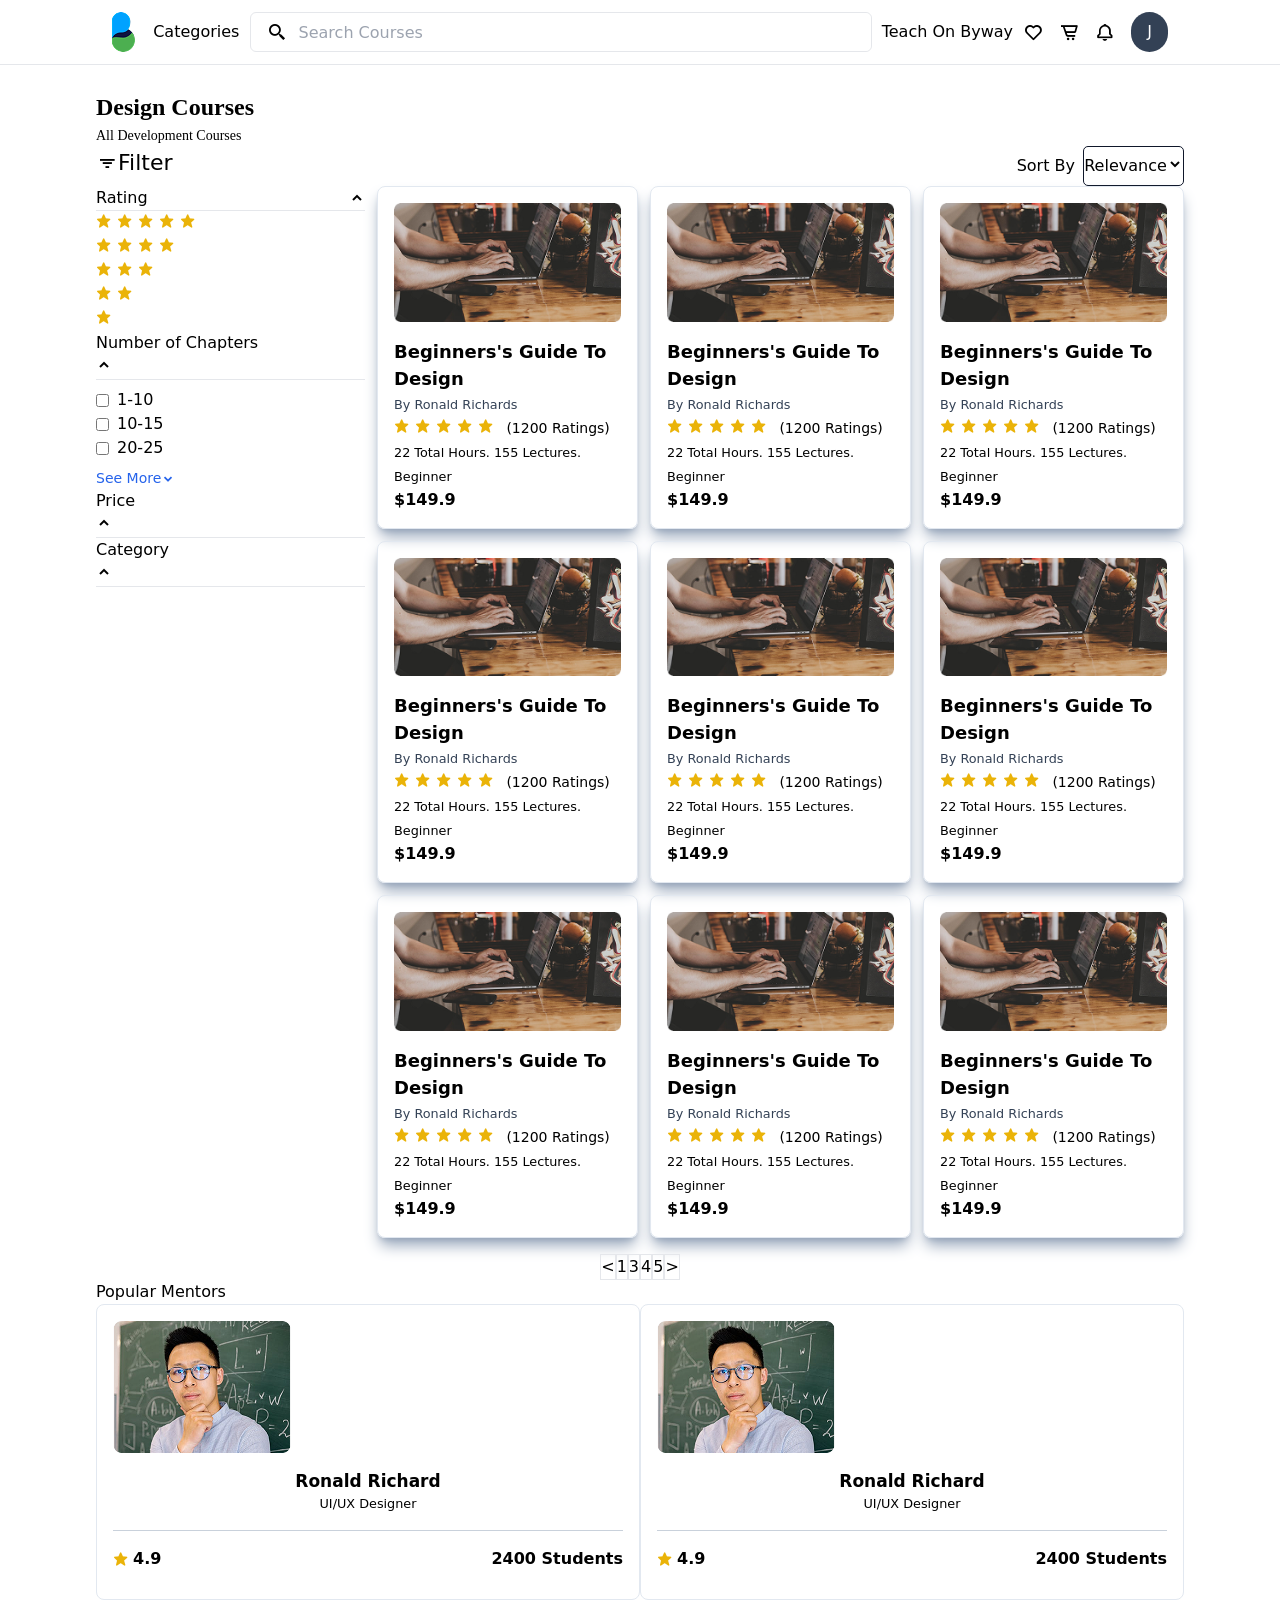
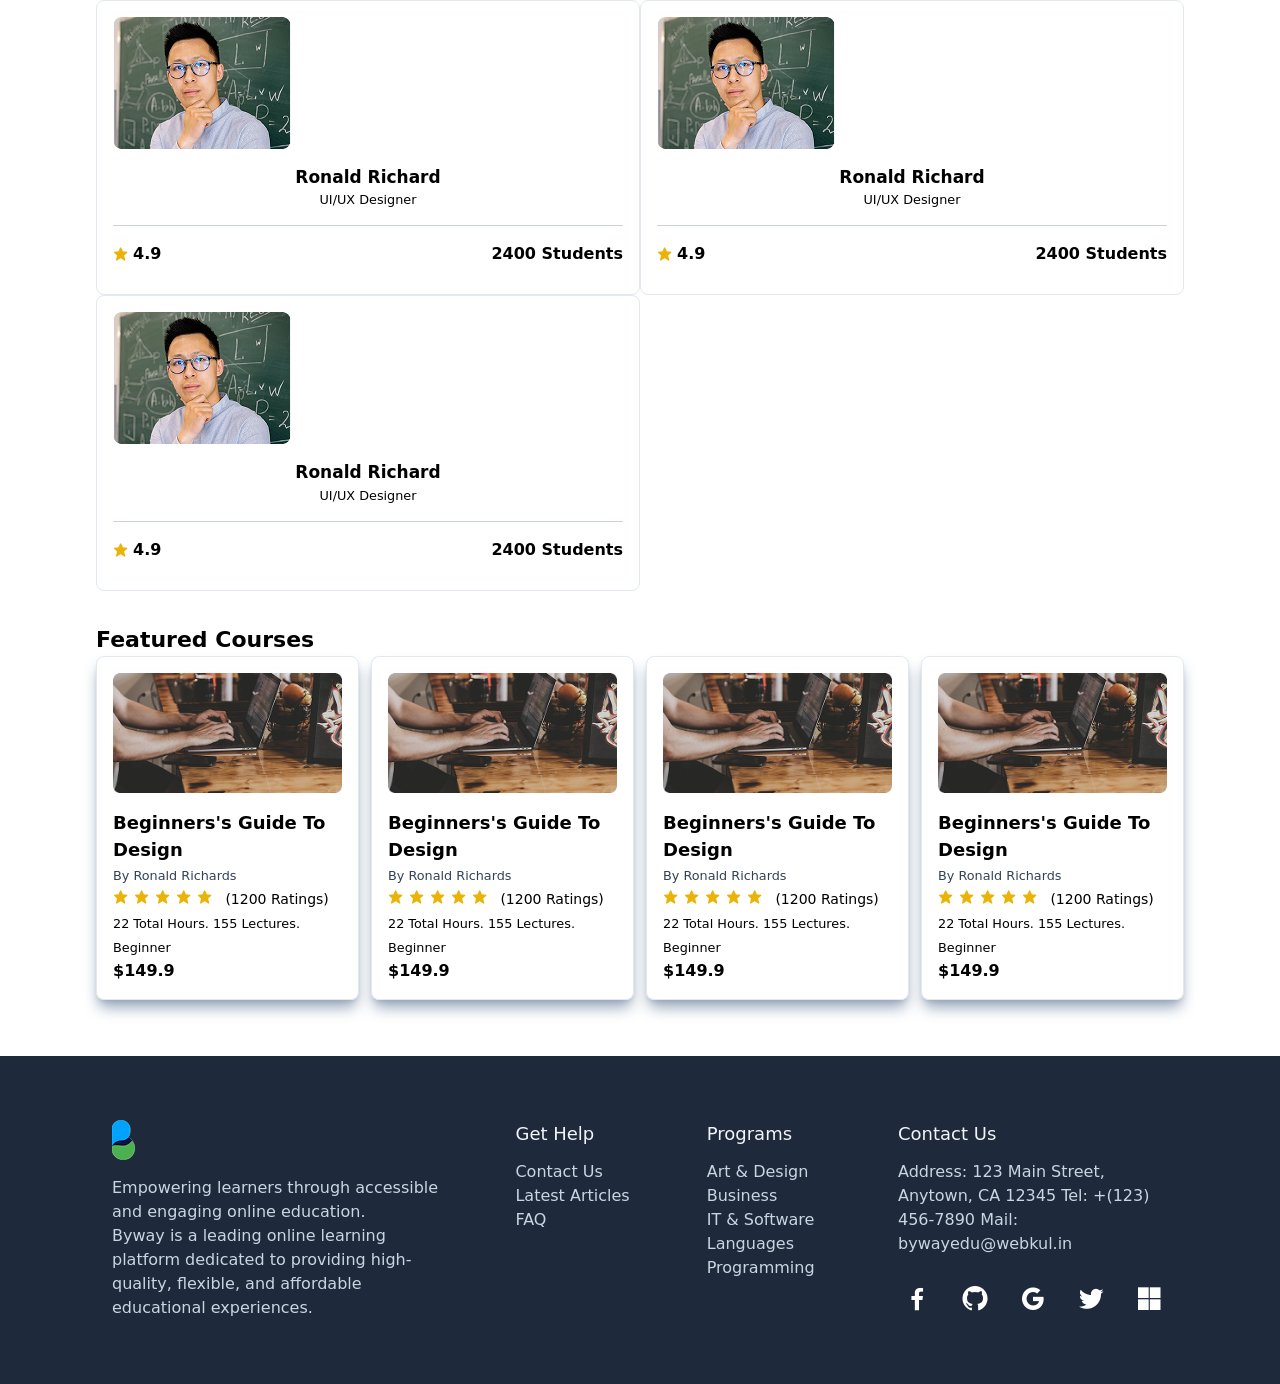
<file: src/index.html>
<!DOCTYPE html>
<html lang="en">
  <head>
    <meta charset="UTF-8" />
    <meta name="viewport" content="width=device-width, initial-scale=1.0" />
    <link href="./output.css" rel="stylesheet" />
    <link href='https://unpkg.com/boxicons@2.1.4/css/boxicons.min.css' rel='stylesheet'>
    <title>Category-page</title>
  </head>
  <body
    class="xtraLargeScreens:max-w-[1900px] xtraLargeScreens:mx-auto relative h-screen flex flex-col overflow-x-hidden"
  >
    <!-- Header Section -->
    <header class="sticky top-0 left-0 bg-white">
      <nav
        class="h-[65px] px-[35px] lg:px-28 next_hub:px-10 flex items-center justify-between border-b border-byway_text_gray/40"
      >
        <img src="/src/images/byway logo.png" alt="Byway Logo" />
        <li class="list-none hidden lg:flex"><a href="#">Categories</a></li>
        <div
          class="border border-byway_text_gray hidden lg:flex items-center justify-start w-[622px] h-[40px] rounded-md"
        >
          <i class="bx bx-search-alt-2 pl-4 text-[20px]"></i>
          <input
            type="search"
            name="Search Courses"
            placeholder="Search Courses"
            focus:outline-none
            active:outline-none
            class="px-3 outline-none border-none w-full h-full rounded-md text-byway_text_gray/60"
          />
        </div>
        <li class="list-none hidden lg:flex"><a href="#">Teach On Byway</a></li>
        <div class="gap-4 hidden lg:flex items-center justify-center">
          <i class='bx bx-heart text-[20px]'></i>
          <i class="bx bx-cart-alt text-[20px]"></i>
          <i class='bx bx-bell text-[20px]'></i>

          <button class="w-max h-[40px] bg-[#334155] rounded-full text-white px-4">
            <a href="./signup.html"> J </a>
          </button>
        </div>

        <span class="block lg:hidden cursor-pointer">
          <i class="bx bx-menu text-[35px]"></i>
        </span>
      </nav>
    </header>
    <main class="">
      <!-- All development begins -->
      <section class="px-[32px] lg:mx-auto p-6 px-[6rem]">
        <h1 class="text-[24px] font-[bold] lg:text-[48px] font-[700]">Design Courses</h1>
        <h3 class="text-[14px] fond-[bold] lg:text-[24px] font-[bold]">All Development Courses</h3>
        <!-- Main-div -->
        <div class="flex justify-between">
          <div class=" ">
            <button class="flex items-center text-[22px] font-[500]" ><i class='bx bx-filter'></i>Filter</button>
          </div>
          <div class="flex items-center gap-2"><p>Sort By</p> <button class=" w-[101px] h-[40px] border border-[#0F172A] rounded-[5px]">Relevance<i class='bx bxs-chevron-down' ></i></button></div>
        </div>
        <section class="flex flex-col md:flex-row gap-3 w-full mt-5">
          <!-- left side -->
          <section class="grid grid-cols-1 w-[25%]">
            <!-- rating -->
            <div class="flex flex-col w-full">
              <div class="">
                <h3 class="flex items-center justify-between text-[16px]">Rating <i class='bx bxs-chevron-up' ></i></h3><hr>
                <div class="flex items-center gap-3">
                  <div class="text-[#EAB308]">
                    <i class="bx bxs-star"></i>
                    <i class="bx bxs-star"></i>
                    <i class="bx bxs-star"></i>
                    <i class="bx bxs-star"></i>
                    <i class="bx bxs-star"></i>
                  </div>
              </div>
            </div>
            <div>
              <div class="flex items-center gap-3 ">
                <div class="text-[#EAB308]">
                  <i class="bx bxs-star"></i>
                  <i class="bx bxs-star"></i>
                  <i class="bx bxs-star"></i>
                  <i class="bx bxs-star"></i>
                </div>
            </div>
            <div>
              <div class="flex items-center gap-3">
                <div class="text-[#EAB308]">
                  <i class="bx bxs-star"></i>
                  <i class="bx bxs-star"></i>
                  <i class="bx bxs-star"></i>
                </div>
            </div>
            <div>
              <div class="flex items-center gap-3">
                <div class="text-[#EAB308]">
                  <i class="bx bxs-star"></i>
                  <i class="bx bxs-star"></i>
                </div>
                
            </div>
            <div>
              <div class="flex items-center gap-3">
                <div class="text-[#EAB308]">
                  <i class="bx bxs-star"></i>
                </div> 
            </div>
          </div>
          <!-- ratings ends here -->
            <!-- Chapters -->
            <div class="">
              <h3 class="flex items-center justify-between text-[16px] ">Number of Chapters</h3><i class='bx bxs-chevron-up' ></i><hr>
              <div class="mt-2">
                  <label class="flex items-center">
                      <input type="checkbox" class="mr-2 text-[14px]"> 1-10
                  </label>
                  <label class="flex items-center">
                      <input type="checkbox" class="mr-2 text-[14px]"> 10-15
                  </label>
                  <label class="flex items-center">
                    <input type="checkbox" class="mr-2 text-[14px]"> 20-25
                </label>
                <a href="#" class="flex items-center text-[14px] text-[#2563EB] mt-2">See More <i class='bx bxs-chevron-down' ></i></a>
              </div>
           </div>
          <!-- Price -->
           <div class="w-full">
            <h3 class="flex items-center justify-between text-[16px]">Price</h3><i class='bx bxs-chevron-up' ></i><hr>
           </div>
           <!-- category -->
           <div class="w-full">
            <h3 class="flex items-center justify-between text-[16px]">Category</h3><i class='bx bxs-chevron-up' ></i><hr>
           </div>
          </section>
           <!-- right-part -->
          <section class="grid md:grid-cols-2 lg:grid-cols-3 gap-3 w-[75%]">
            <div class="border border-[#E2E8F0]  rounded-lg shadow-lg shadow-slate-400 p-4">
            <img src="/src/images/Rectangle 1080.png" alt="" />
            <h4 class="text-[18px] font-bold mt-4">
              Beginners's Guide To Design
            </h4>
            <small class="text-[#334155]">By Ronald Richards</small>

            <div class="flex items-center gap-3">
              <div class="text-[#EAB308]">
                <i class="bx bxs-star"></i>
                <i class="bx bxs-star"></i>
                <i class="bx bxs-star"></i>
                <i class="bx bxs-star"></i>
                <i class="bx bxs-star"></i>
              </div>
              <span class="text-sm">(1200 Ratings)</span>
            </div>

            <small>22 Total Hours. 155 Lectures. Beginner</small>

            <h3 class="font-bold">$149.9</h3>
            </div>
            <div class="border border-[#E2E8F0]  rounded-lg shadow-lg shadow-slate-400 p-4">
              <img src="./images/Rectangle 1080.png" alt="" />
              <h4 class="text-[18px] font-bold mt-4">
                Beginners's Guide To Design
              </h4>
              <small class="text-[#334155]">By Ronald Richards</small>
  
              <div class="flex items-center gap-3">
                <div class="text-[#EAB308]">
                  <i class="bx bxs-star"></i>
                  <i class="bx bxs-star"></i>
                  <i class="bx bxs-star"></i>
                  <i class="bx bxs-star"></i>
                  <i class="bx bxs-star"></i>
                </div>
                <span class="text-sm">(1200 Ratings)</span>
              </div>
  
              <small>22 Total Hours. 155 Lectures. Beginner</small>
  
              <h3 class="font-bold">$149.9</h3>
            </div>
            <div class="border border-[#E2E8F0]  rounded-lg shadow-lg shadow-slate-400 p-4">
                <img src="./images/Rectangle 1080.png" alt="" />
                <h4 class="text-[18px] font-bold mt-4">
                  Beginners's Guide To Design
                </h4>
                <small class="text-[#334155]">By Ronald Richards</small>
    
                <div class="flex items-center gap-3">
                  <div class="text-[#EAB308]">
                    <i class="bx bxs-star"></i>
                    <i class="bx bxs-star"></i>
                    <i class="bx bxs-star"></i>
                    <i class="bx bxs-star"></i>
                    <i class="bx bxs-star"></i>
                  </div>
                  <span class="text-sm">(1200 Ratings)</span>
                </div>
    
                <small>22 Total Hours. 155 Lectures. Beginner</small>
    
                <h3 class="font-bold">$149.9</h3>
            </div>
            <div class="border border-[#E2E8F0]  rounded-lg shadow-lg shadow-slate-400 p-4">
                  <img src="./images/Rectangle 1080.png" alt="" />
                  <h4 class="text-[18px] font-bold mt-4">
                    Beginners's Guide To Design
                  </h4>
                  <small class="text-[#334155]">By Ronald Richards</small>
      
                  <div class="flex items-center gap-3">
                    <div class="text-[#EAB308]">
                      <i class="bx bxs-star"></i>
                      <i class="bx bxs-star"></i>
                      <i class="bx bxs-star"></i>
                      <i class="bx bxs-star"></i>
                      <i class="bx bxs-star"></i>
                    </div>
                    <span class="text-sm">(1200 Ratings)</span>
                  </div>
      
                  <small>22 Total Hours. 155 Lectures. Beginner</small>
      
                  <h3 class="font-bold">$149.9</h3>
            </div>
            <div class="border border-[#E2E8F0]  rounded-lg shadow-lg shadow-slate-400 p-4">
                    <img src="./images/Rectangle 1080.png" alt="" />
                    <h4 class="text-[18px] font-bold mt-4">
                      Beginners's Guide To Design
                    </h4>
                    <small class="text-[#334155]">By Ronald Richards</small>
        
                    <div class="flex items-center gap-3">
                      <div class="text-[#EAB308]">
                        <i class="bx bxs-star"></i>
                        <i class="bx bxs-star"></i>
                        <i class="bx bxs-star"></i>
                        <i class="bx bxs-star"></i>
                        <i class="bx bxs-star"></i>
                      </div>
                      <span class="text-sm">(1200 Ratings)</span>
                    </div>
        
                    <small>22 Total Hours. 155 Lectures. Beginner</small>
        
                    <h3 class="font-bold">$149.9</h3>
            </div>
            <div class="border border-[#E2E8F0]  rounded-lg shadow-lg shadow-slate-400 p-4">
                      <img src="./images/Rectangle 1080.png" alt="" />
                      <h4 class="text-[18px] font-bold mt-4">
                        Beginners's Guide To Design
                      </h4>
                      <small class="text-[#334155]">By Ronald Richards</small>
          
                      <div class="flex items-center gap-3">
                        <div class="text-[#EAB308]">
                          <i class="bx bxs-star"></i>
                          <i class="bx bxs-star"></i>
                          <i class="bx bxs-star"></i>
                          <i class="bx bxs-star"></i>
                          <i class="bx bxs-star"></i>
                        </div>
                        <span class="text-sm">(1200 Ratings)</span>
                      </div>
          
                      <small>22 Total Hours. 155 Lectures. Beginner</small>
          
                      <h3 class="font-bold">$149.9</h3>
            </div>
            <div class="border border-[#E2E8F0]  rounded-lg shadow-lg shadow-slate-400 p-4">
                        <img src="./images/Rectangle 1080.png" alt="" />
                        <h4 class="text-[18px] font-bold mt-4">
                          Beginners's Guide To Design
                        </h4>
                        <small class="text-[#334155]">By Ronald Richards</small>
            
                        <div class="flex items-center gap-3">
                          <div class="text-[#EAB308]">
                            <i class="bx bxs-star"></i>
                            <i class="bx bxs-star"></i>
                            <i class="bx bxs-star"></i>
                            <i class="bx bxs-star"></i>
                            <i class="bx bxs-star"></i>
                          </div>
                          <span class="text-sm">(1200 Ratings)</span>
                        </div>
            
                        <small>22 Total Hours. 155 Lectures. Beginner</small>
            
                        <h3 class="font-bold">$149.9</h3>
            </div>
            <div class="border border-[#E2E8F0]  rounded-lg shadow-lg shadow-slate-400 p-4">
                          <img src="./images/Rectangle 1080.png" alt="" />
                          <h4 class="text-[18px] font-bold mt-4">
                            Beginners's Guide To Design
                          </h4>
                          <small class="text-[#334155]">By Ronald Richards</small>
              
                          <div class="flex items-center gap-3">
                            <div class="text-[#EAB308]">
                              <i class="bx bxs-star"></i>
                              <i class="bx bxs-star"></i>
                              <i class="bx bxs-star"></i>
                              <i class="bx bxs-star"></i>
                              <i class="bx bxs-star"></i>
                            </div>
                            <span class="text-sm">(1200 Ratings)</span>
                          </div>
              
                          <small>22 Total Hours. 155 Lectures. Beginner</small>
              
                          <h3 class="font-bold">$149.9</h3>
            </div>
            <div class="border border-[#E2E8F0]  rounded-lg shadow-lg shadow-slate-400 p-4">
                            <img src="./images/Rectangle 1080.png" alt="" />
                            <h4 class="text-[18px] font-bold mt-4">
                              Beginners's Guide To Design
                            </h4>
                            <small class="text-[#334155]">By Ronald Richards</small>
                
                            <div class="flex items-center gap-3">
                              <div class="text-[#EAB308]">
                                <i class="bx bxs-star"></i>
                                <i class="bx bxs-star"></i>
                                <i class="bx bxs-star"></i>
                                <i class="bx bxs-star"></i>
                                <i class="bx bxs-star"></i>
                              </div>
                              <span class="text-sm">(1200 Ratings)</span>
                            </div>
                
                            <small>22 Total Hours. 155 Lectures. Beginner</small>
                
                            <h3 class="font-bold">$149.9</h3>
            </div>
               <!-- All development course ends here -->
          </section>
        </section>
          <!-- navigation pages -->
          <div class="flex flex-row items-center justify-center px-auto mt-4">
            <div class=" flex w-[40px] h-[38px] border border-#E2E8F0] place-items-center p-3 rounded"><</div>
            <div class=" flex w-[40px] h-[38px] border border-#E2E8F0] place-items-center p-3 rounded">1</div>
            <div class=" flex w-[40px] h-[38px] border border-#E2E8F0] place-items-center p-3 rounded">3</div>
            <div class=" flex w-[40px] h-[38px] border border-#E2E8F0] place-items-center p-3 rounded">4</div>
            <div class=" flex w-[40px] h-[38px] border border-#E2E8F0] place-items-center p-3 rounded">5</div>
            <div class=" flex w-[40px] h-[38px] border border-#E2E8F0] place-items-center p-3 rounded">></div>
           </div>
        <!-- Popular Mentors -->
       <section>
        <h2>Popular Mentors</h2>
        <section class="grid md:grid-cols-2 lg:grid-cols-5">
          <div
          class="border border-[#E2E8F0]  rounded-lg p-4 ">
          <img src="./images/man.png" alt="" class="flex flex-col" />
          <div class="flex items-center flex-col py-4">
            <h3 class="text-[17px] font-semibold">Ronald Richard</h3>
            <small>UI/UX Designer</small>
          </div>

          <div
            class="border-t border-slate-400/50 flex items-center justify-between pt-4 pb-3"
          >
            <div class="flex items-center gap-1">
              <i class="bx bxs-star text-[#EAB308]"></i>
              <h4 class="font-semibold">4.9</h4>
            </div>

            <span class="font-semibold">2400 Students</span>
          </div>
        </div>
      </div>

      <div
      class="border border-[#E2E8F0]  rounded-lg p-4 ">
      <img src="./images/man.png" alt="" class="flex flex-col" />
      <div class="flex items-center flex-col py-4">
        <h3 class="text-[17px] font-semibold">Ronald Richard</h3>
        <small>UI/UX Designer</small>
      </div>

      <div
        class="border-t border-slate-400/50 flex items-center justify-between pt-4 pb-3"
      >
        <div class="flex items-center gap-1">
          <i class="bx bxs-star text-[#EAB308]"></i>
          <h4 class="font-semibold">4.9</h4>
        </div>

        <span class="font-semibold">2400 Students</span>
      </div>
    </div>
  </div>

  <div
  class="border border-[#E2E8F0]  rounded-lg p-4 ">
  <img src="./images/man.png" alt="" class="flex flex-col" />
  <div class="flex items-center flex-col py-4">
    <h3 class="text-[17px] font-semibold">Ronald Richard</h3>
    <small>UI/UX Designer</small>
  </div>

  <div
    class="border-t border-slate-400/50 flex items-center justify-between pt-4 pb-3"
  >
    <div class="flex items-center gap-1">
      <i class="bx bxs-star text-[#EAB308]"></i>
      <h4 class="font-semibold">4.9</h4>
    </div>

    <span class="font-semibold">2400 Students</span>
  </div>
</div>
</div>

<div
class="border border-[#E2E8F0]  rounded-lg p-4 ">
<img src="./images/man.png" alt="" class="flex flex-col" />
<div class="flex items-center flex-col py-4">
  <h3 class="text-[17px] font-semibold">Ronald Richard</h3>
  <small>UI/UX Designer</small>
</div>

<div
  class="border-t border-slate-400/50 flex items-center justify-between pt-4 pb-3"
>
  <div class="flex items-center gap-1">
    <i class="bx bxs-star text-[#EAB308]"></i>
    <h4 class="font-semibold">4.9</h4>
  </div>

  <span class="font-semibold">2400 Students</span>
</div>
</div>
</div>

<div
class="border border-[#E2E8F0]  rounded-lg p-4 ">
<img src="./images/man.png" alt="" class="flex flex-col" />
<div class="flex items-center flex-col py-4">
  <h3 class="text-[17px] font-semibold">Ronald Richard</h3>
  <small>UI/UX Designer</small>
</div>

<div
  class="border-t border-slate-400/50 flex items-center justify-between pt-4 pb-3"
>
  <div class="flex items-center gap-1">
    <i class="bx bxs-star text-[#EAB308]"></i>
    <h4 class="font-semibold">4.9</h4>
  </div>

  <span class="font-semibold">2400 Students</span>
</div>
</div>
</div>
        </section>
       </section>
       <!-- Featured courses -->
      <section class="py-8">
        <h2 class="text-[22px] font-bold py-3">Featured Courses</h2>
        <section class="grid md:grid-cols-2 lg:grid-cols-4 gap-3">
           <div class="border border-[#E2E8F0]  rounded-lg shadow-lg shadow-slate-400 p-4">
                            <img src="./images/Rectangle 1080.png" alt="" />
                            <h4 class="text-[18px] font-bold mt-4">
                              Beginners's Guide To Design
                            </h4>
                            <small class="text-[#334155]">By Ronald Richards</small>
                
                            <div class="flex items-center gap-3">
                              <div class="text-[#EAB308]">
                                <i class="bx bxs-star"></i>
                                <i class="bx bxs-star"></i>
                                <i class="bx bxs-star"></i>
                                <i class="bx bxs-star"></i>
                                <i class="bx bxs-star"></i>
                              </div>
                              <span class="text-sm">(1200 Ratings)</span>
                            </div>
                
                            <small>22 Total Hours. 155 Lectures. Beginner</small>
                
                            <h3 class="font-bold">$149.9</h3>
            </div>

             <div class="border border-[#E2E8F0]  rounded-lg shadow-lg shadow-slate-400 p-4">
                            <img src="./images/Rectangle 1080.png" alt="" />
                            <h4 class="text-[18px] font-bold mt-4">
                              Beginners's Guide To Design
                            </h4>
                            <small class="text-[#334155]">By Ronald Richards</small>
                
                            <div class="flex items-center gap-3">
                              <div class="text-[#EAB308]">
                                <i class="bx bxs-star"></i>
                                <i class="bx bxs-star"></i>
                                <i class="bx bxs-star"></i>
                                <i class="bx bxs-star"></i>
                                <i class="bx bxs-star"></i>
                              </div>
                              <span class="text-sm">(1200 Ratings)</span>
                            </div>
                
                            <small>22 Total Hours. 155 Lectures. Beginner</small>
                
                            <h3 class="font-bold">$149.9</h3>
            </div>

             <div class="border border-[#E2E8F0]  rounded-lg shadow-lg shadow-slate-400 p-4">
                            <img src="./images/Rectangle 1080.png" alt="" />
                            <h4 class="text-[18px] font-bold mt-4">
                              Beginners's Guide To Design
                            </h4>
                            <small class="text-[#334155]">By Ronald Richards</small>
                
                            <div class="flex items-center gap-3">
                              <div class="text-[#EAB308]">
                                <i class="bx bxs-star"></i>
                                <i class="bx bxs-star"></i>
                                <i class="bx bxs-star"></i>
                                <i class="bx bxs-star"></i>
                                <i class="bx bxs-star"></i>
                              </div>
                              <span class="text-sm">(1200 Ratings)</span>
                            </div>
                
                            <small>22 Total Hours. 155 Lectures. Beginner</small>
                
                            <h3 class="font-bold">$149.9</h3>
            </div>

             <div class="border border-[#E2E8F0]  rounded-lg shadow-lg shadow-slate-400 p-4">
                            <img src="./images/Rectangle 1080.png" alt="" />
                            <h4 class="text-[18px] font-bold mt-4">
                              Beginners's Guide To Design
                            </h4>
                            <small class="text-[#334155]">By Ronald Richards</small>
                
                            <div class="flex items-center gap-3">
                              <div class="text-[#EAB308]">
                                <i class="bx bxs-star"></i>
                                <i class="bx bxs-star"></i>
                                <i class="bx bxs-star"></i>
                                <i class="bx bxs-star"></i>
                                <i class="bx bxs-star"></i>
                              </div>
                              <span class="text-sm">(1200 Ratings)</span>
                            </div>
                
                            <small>22 Total Hours. 155 Lectures. Beginner</small>
                
                            <h3 class="font-bold">$149.9</h3>
            </div>
        </section>
      </section>
      </section>
    </main>
    <footer
      class="bg-[#1E293B] text-white px-[35px] py-[4rem] md:px-16 lg:px-28 flex flex-col lg:flex-row items-start justify-between gap-16"
    >
      <section class="w-full lg:w-[40%]">
        <img src="./images/byway logo.png" alt="Company Logo" />
        <div>
          <p class="text-[#CBD5E1] mt-4">
            Empowering learners through accessible and engaging online
            education.
          </p>
          <p class="text-[#CBD5E1]">
            Byway is a leading online learning platform dedicated to providing
            high-quality, flexible, and affordable educational experiences.
          </p>
        </div>
      </section>

      <section class="w-full lg:w-[15%]">
        <p class="text-[#F1F5F9] text-lg mb-3">Get Help</p>
        <ul class="text-[#CBD5E1]">
          <li><a href="#">Contact Us</a></li>
          <li><a href="#">Latest Articles</a></li>
          <li><a href="#">FAQ</a></li>
        </ul>
      </section>

      <section class="w-full lg:w-[15%]">
        <p class="text-[#F1F5F9] text-lg mb-3">Programs</p>
        <ul class="text-[#CBD5E1]">
          <li><a href="#">Art & Design</a></li>
          <li><a href="#">Business</a></li>
          <li><a href="#">IT & Software</a></li>
          <li><a href="#">Languages</a></li>
          <li><a href="#">Programming</a></li>
        </ul>
      </section>

      <section class="w-full lg:w-[30%] h-max">
        <p class="text-[#F1F5F9] text-lg mb-3">Contact Us</p>
        <div class="text-[#CBD5E1]">
          <a>Address: 123 Main Street, Anytown, CA 12345</a>
          <a href="tel:+1234567890" class="mt-2">Tel: +(123) 456-7890</a>
          <a href="mailto:bywayedu@webkul.in">Mail: bywayedu@webkul.in</a>
        </div>

        <div class="mt-6 w-full flex items-center gap-5">
          <i
            class="text-[30px] bg-byway_light_gray hover:bg-byway_heading text-byway_heading hover:text-byway_light_gray duration-200 ease-linear p-1 cursor-pointer rounded-full bx bxl-facebook"
          ></i>
          <i
            class="text-[30px] bg-byway_light_gray hover:bg-byway_heading text-byway_heading hover:text-byway_light_gray duration-200 ease-linear p-1 cursor-pointer rounded-full bx bxl-github"
          ></i>
          <i
            class="text-[30px] bg-byway_light_gray hover:bg-byway_heading text-byway_heading hover:text-byway_light_gray duration-200 ease-linear p-1 cursor-pointer rounded-full bx bxl-google"
          ></i>
          <i
            class="text-[30px] bg-byway_light_gray hover:bg-byway_heading text-byway_heading hover:text-byway_light_gray duration-200 ease-linear p-1 cursor-pointer rounded-full bx bxl-twitter"
          ></i>
          <i
            class="text-[30px] bg-byway_light_gray hover:bg-byway_heading text-byway_heading hover:text-byway_light_gray duration-200 ease-linear p-1 cursor-pointer rounded-full bx bxl-microsoft"
          ></i>
        </div>
      </section>
    </footer>
  </body>
</html>
</file>
<file: src/output.css>
*, ::before, ::after {
  --tw-border-spacing-x: 0;
  --tw-border-spacing-y: 0;
  --tw-translate-x: 0;
  --tw-translate-y: 0;
  --tw-rotate: 0;
  --tw-skew-x: 0;
  --tw-skew-y: 0;
  --tw-scale-x: 1;
  --tw-scale-y: 1;
  --tw-pan-x:  ;
  --tw-pan-y:  ;
  --tw-pinch-zoom:  ;
  --tw-scroll-snap-strictness: proximity;
  --tw-gradient-from-position:  ;
  --tw-gradient-via-position:  ;
  --tw-gradient-to-position:  ;
  --tw-ordinal:  ;
  --tw-slashed-zero:  ;
  --tw-numeric-figure:  ;
  --tw-numeric-spacing:  ;
  --tw-numeric-fraction:  ;
  --tw-ring-inset:  ;
  --tw-ring-offset-width: 0px;
  --tw-ring-offset-color: #fff;
  --tw-ring-color: rgb(59 130 246 / 0.5);
  --tw-ring-offset-shadow: 0 0 #0000;
  --tw-ring-shadow: 0 0 #0000;
  --tw-shadow: 0 0 #0000;
  --tw-shadow-colored: 0 0 #0000;
  --tw-blur:  ;
  --tw-brightness:  ;
  --tw-contrast:  ;
  --tw-grayscale:  ;
  --tw-hue-rotate:  ;
  --tw-invert:  ;
  --tw-saturate:  ;
  --tw-sepia:  ;
  --tw-drop-shadow:  ;
  --tw-backdrop-blur:  ;
  --tw-backdrop-brightness:  ;
  --tw-backdrop-contrast:  ;
  --tw-backdrop-grayscale:  ;
  --tw-backdrop-hue-rotate:  ;
  --tw-backdrop-invert:  ;
  --tw-backdrop-opacity:  ;
  --tw-backdrop-saturate:  ;
  --tw-backdrop-sepia:  ;
  --tw-contain-size:  ;
  --tw-contain-layout:  ;
  --tw-contain-paint:  ;
  --tw-contain-style:  ;
}

::backdrop {
  --tw-border-spacing-x: 0;
  --tw-border-spacing-y: 0;
  --tw-translate-x: 0;
  --tw-translate-y: 0;
  --tw-rotate: 0;
  --tw-skew-x: 0;
  --tw-skew-y: 0;
  --tw-scale-x: 1;
  --tw-scale-y: 1;
  --tw-pan-x:  ;
  --tw-pan-y:  ;
  --tw-pinch-zoom:  ;
  --tw-scroll-snap-strictness: proximity;
  --tw-gradient-from-position:  ;
  --tw-gradient-via-position:  ;
  --tw-gradient-to-position:  ;
  --tw-ordinal:  ;
  --tw-slashed-zero:  ;
  --tw-numeric-figure:  ;
  --tw-numeric-spacing:  ;
  --tw-numeric-fraction:  ;
  --tw-ring-inset:  ;
  --tw-ring-offset-width: 0px;
  --tw-ring-offset-color: #fff;
  --tw-ring-color: rgb(59 130 246 / 0.5);
  --tw-ring-offset-shadow: 0 0 #0000;
  --tw-ring-shadow: 0 0 #0000;
  --tw-shadow: 0 0 #0000;
  --tw-shadow-colored: 0 0 #0000;
  --tw-blur:  ;
  --tw-brightness:  ;
  --tw-contrast:  ;
  --tw-grayscale:  ;
  --tw-hue-rotate:  ;
  --tw-invert:  ;
  --tw-saturate:  ;
  --tw-sepia:  ;
  --tw-drop-shadow:  ;
  --tw-backdrop-blur:  ;
  --tw-backdrop-brightness:  ;
  --tw-backdrop-contrast:  ;
  --tw-backdrop-grayscale:  ;
  --tw-backdrop-hue-rotate:  ;
  --tw-backdrop-invert:  ;
  --tw-backdrop-opacity:  ;
  --tw-backdrop-saturate:  ;
  --tw-backdrop-sepia:  ;
  --tw-contain-size:  ;
  --tw-contain-layout:  ;
  --tw-contain-paint:  ;
  --tw-contain-style:  ;
}

/*
! tailwindcss v3.4.17 | MIT License | https://tailwindcss.com
*/

/*
1. Prevent padding and border from affecting element width. (https://github.com/mozdevs/cssremedy/issues/4)
2. Allow adding a border to an element by just adding a border-width. (https://github.com/tailwindcss/tailwindcss/pull/116)
*/

*,
::before,
::after {
  box-sizing: border-box;
  /* 1 */
  border-width: 0;
  /* 2 */
  border-style: solid;
  /* 2 */
  border-color: #e5e7eb;
  /* 2 */
}

::before,
::after {
  --tw-content: '';
}

/*
1. Use a consistent sensible line-height in all browsers.
2. Prevent adjustments of font size after orientation changes in iOS.
3. Use a more readable tab size.
4. Use the user's configured `sans` font-family by default.
5. Use the user's configured `sans` font-feature-settings by default.
6. Use the user's configured `sans` font-variation-settings by default.
7. Disable tap highlights on iOS
*/

html,
:host {
  line-height: 1.5;
  /* 1 */
  -webkit-text-size-adjust: 100%;
  /* 2 */
  -moz-tab-size: 4;
  /* 3 */
  -o-tab-size: 4;
     tab-size: 4;
  /* 3 */
  font-family: ui-sans-serif, system-ui, sans-serif, "Apple Color Emoji", "Segoe UI Emoji", "Segoe UI Symbol", "Noto Color Emoji";
  /* 4 */
  font-feature-settings: normal;
  /* 5 */
  font-variation-settings: normal;
  /* 6 */
  -webkit-tap-highlight-color: transparent;
  /* 7 */
}

/*
1. Remove the margin in all browsers.
2. Inherit line-height from `html` so users can set them as a class directly on the `html` element.
*/

body {
  margin: 0;
  /* 1 */
  line-height: inherit;
  /* 2 */
}

/*
1. Add the correct height in Firefox.
2. Correct the inheritance of border color in Firefox. (https://bugzilla.mozilla.org/show_bug.cgi?id=190655)
3. Ensure horizontal rules are visible by default.
*/

hr {
  height: 0;
  /* 1 */
  color: inherit;
  /* 2 */
  border-top-width: 1px;
  /* 3 */
}

/*
Add the correct text decoration in Chrome, Edge, and Safari.
*/

abbr:where([title]) {
  -webkit-text-decoration: underline dotted;
          text-decoration: underline dotted;
}

/*
Remove the default font size and weight for headings.
*/

h1,
h2,
h3,
h4,
h5,
h6 {
  font-size: inherit;
  font-weight: inherit;
}

/*
Reset links to optimize for opt-in styling instead of opt-out.
*/

a {
  color: inherit;
  text-decoration: inherit;
}

/*
Add the correct font weight in Edge and Safari.
*/

b,
strong {
  font-weight: bolder;
}

/*
1. Use the user's configured `mono` font-family by default.
2. Use the user's configured `mono` font-feature-settings by default.
3. Use the user's configured `mono` font-variation-settings by default.
4. Correct the odd `em` font sizing in all browsers.
*/

code,
kbd,
samp,
pre {
  font-family: ui-monospace, SFMono-Regular, Menlo, Monaco, Consolas, "Liberation Mono", "Courier New", monospace;
  /* 1 */
  font-feature-settings: normal;
  /* 2 */
  font-variation-settings: normal;
  /* 3 */
  font-size: 1em;
  /* 4 */
}

/*
Add the correct font size in all browsers.
*/

small {
  font-size: 80%;
}

/*
Prevent `sub` and `sup` elements from affecting the line height in all browsers.
*/

sub,
sup {
  font-size: 75%;
  line-height: 0;
  position: relative;
  vertical-align: baseline;
}

sub {
  bottom: -0.25em;
}

sup {
  top: -0.5em;
}

/*
1. Remove text indentation from table contents in Chrome and Safari. (https://bugs.chromium.org/p/chromium/issues/detail?id=999088, https://bugs.webkit.org/show_bug.cgi?id=201297)
2. Correct table border color inheritance in all Chrome and Safari. (https://bugs.chromium.org/p/chromium/issues/detail?id=935729, https://bugs.webkit.org/show_bug.cgi?id=195016)
3. Remove gaps between table borders by default.
*/

table {
  text-indent: 0;
  /* 1 */
  border-color: inherit;
  /* 2 */
  border-collapse: collapse;
  /* 3 */
}

/*
1. Change the font styles in all browsers.
2. Remove the margin in Firefox and Safari.
3. Remove default padding in all browsers.
*/

button,
input,
optgroup,
select,
textarea {
  font-family: inherit;
  /* 1 */
  font-feature-settings: inherit;
  /* 1 */
  font-variation-settings: inherit;
  /* 1 */
  font-size: 100%;
  /* 1 */
  font-weight: inherit;
  /* 1 */
  line-height: inherit;
  /* 1 */
  letter-spacing: inherit;
  /* 1 */
  color: inherit;
  /* 1 */
  margin: 0;
  /* 2 */
  padding: 0;
  /* 3 */
}

/*
Remove the inheritance of text transform in Edge and Firefox.
*/

button,
select {
  text-transform: none;
}

/*
1. Correct the inability to style clickable types in iOS and Safari.
2. Remove default button styles.
*/

button,
input:where([type='button']),
input:where([type='reset']),
input:where([type='submit']) {
  -webkit-appearance: button;
  /* 1 */
  background-color: transparent;
  /* 2 */
  background-image: none;
  /* 2 */
}

/*
Use the modern Firefox focus style for all focusable elements.
*/

:-moz-focusring {
  outline: auto;
}

/*
Remove the additional `:invalid` styles in Firefox. (https://github.com/mozilla/gecko-dev/blob/2f9eacd9d3d995c937b4251a5557d95d494c9be1/layout/style/res/forms.css#L728-L737)
*/

:-moz-ui-invalid {
  box-shadow: none;
}

/*
Add the correct vertical alignment in Chrome and Firefox.
*/

progress {
  vertical-align: baseline;
}

/*
Correct the cursor style of increment and decrement buttons in Safari.
*/

::-webkit-inner-spin-button,
::-webkit-outer-spin-button {
  height: auto;
}

/*
1. Correct the odd appearance in Chrome and Safari.
2. Correct the outline style in Safari.
*/

[type='search'] {
  -webkit-appearance: textfield;
  /* 1 */
  outline-offset: -2px;
  /* 2 */
}

/*
Remove the inner padding in Chrome and Safari on macOS.
*/

::-webkit-search-decoration {
  -webkit-appearance: none;
}

/*
1. Correct the inability to style clickable types in iOS and Safari.
2. Change font properties to `inherit` in Safari.
*/

::-webkit-file-upload-button {
  -webkit-appearance: button;
  /* 1 */
  font: inherit;
  /* 2 */
}

/*
Add the correct display in Chrome and Safari.
*/

summary {
  display: list-item;
}

/*
Removes the default spacing and border for appropriate elements.
*/

blockquote,
dl,
dd,
h1,
h2,
h3,
h4,
h5,
h6,
hr,
figure,
p,
pre {
  margin: 0;
}

fieldset {
  margin: 0;
  padding: 0;
}

legend {
  padding: 0;
}

ol,
ul,
menu {
  list-style: none;
  margin: 0;
  padding: 0;
}

/*
Reset default styling for dialogs.
*/

dialog {
  padding: 0;
}

/*
Prevent resizing textareas horizontally by default.
*/

textarea {
  resize: vertical;
}

/*
1. Reset the default placeholder opacity in Firefox. (https://github.com/tailwindlabs/tailwindcss/issues/3300)
2. Set the default placeholder color to the user's configured gray 400 color.
*/

input::-moz-placeholder, textarea::-moz-placeholder {
  opacity: 1;
  /* 1 */
  color: #9ca3af;
  /* 2 */
}

input::placeholder,
textarea::placeholder {
  opacity: 1;
  /* 1 */
  color: #9ca3af;
  /* 2 */
}

/*
Set the default cursor for buttons.
*/

button,
[role="button"] {
  cursor: pointer;
}

/*
Make sure disabled buttons don't get the pointer cursor.
*/

:disabled {
  cursor: default;
}

/*
1. Make replaced elements `display: block` by default. (https://github.com/mozdevs/cssremedy/issues/14)
2. Add `vertical-align: middle` to align replaced elements more sensibly by default. (https://github.com/jensimmons/cssremedy/issues/14#issuecomment-634934210)
   This can trigger a poorly considered lint error in some tools but is included by design.
*/

img,
svg,
video,
canvas,
audio,
iframe,
embed,
object {
  display: block;
  /* 1 */
  vertical-align: middle;
  /* 2 */
}

/*
Constrain images and videos to the parent width and preserve their intrinsic aspect ratio. (https://github.com/mozdevs/cssremedy/issues/14)
*/

img,
video {
  max-width: 100%;
  height: auto;
}

/* Make elements with the HTML hidden attribute stay hidden by default */

[hidden]:where(:not([hidden="until-found"])) {
  display: none;
}

.relative {
  position: relative;
}

.sticky {
  position: sticky;
}

.left-0 {
  left: 0px;
}

.top-0 {
  top: 0px;
}

.mx-auto {
  margin-left: auto;
  margin-right: auto;
}

.mb-3 {
  margin-bottom: 0.75rem;
}

.mr-2 {
  margin-right: 0.5rem;
}

.mt-2 {
  margin-top: 0.5rem;
}

.mt-4 {
  margin-top: 1rem;
}

.mt-6 {
  margin-top: 1.5rem;
}

.block {
  display: block;
}

.flex {
  display: flex;
}

.grid {
  display: grid;
}

.hidden {
  display: none;
}

.h-\[40px\] {
  height: 40px;
}

.h-\[65px\] {
  height: 65px;
}

.h-full {
  height: 100%;
}

.h-max {
  height: -moz-max-content;
  height: max-content;
}

.h-screen {
  height: 100vh;
}

.h-\[\] {
  height: ;
}

.h-\[65\] {
  height: 65;
}

.w-\[100\%\] {
  width: 100%;
}

.w-\[101px\] {
  width: 101px;
}

.w-\[25\%\] {
  width: 25%;
}

.w-\[622px\] {
  width: 622px;
}

.w-\[75\%\] {
  width: 75%;
}

.w-full {
  width: 100%;
}

.w-max {
  width: -moz-max-content;
  width: max-content;
}

.w-\[\] {
  width: ;
}

.cursor-pointer {
  cursor: pointer;
}

.list-none {
  list-style-type: none;
}

.grid-cols-2 {
  grid-template-columns: repeat(2, minmax(0, 1fr));
}

.flex-col {
  flex-direction: column;
}

.items-start {
  align-items: flex-start;
}

.items-center {
  align-items: center;
}

.justify-start {
  justify-content: flex-start;
}

.justify-center {
  justify-content: center;
}

.justify-between {
  justify-content: space-between;
}

.gap-1 {
  gap: 0.25rem;
}

.gap-16 {
  gap: 4rem;
}

.gap-2 {
  gap: 0.5rem;
}

.gap-3 {
  gap: 0.75rem;
}

.gap-4 {
  gap: 1rem;
}

.gap-5 {
  gap: 1.25rem;
}

.overflow-x-hidden {
  overflow-x: hidden;
}

.rounded-\[5px\] {
  border-radius: 5px;
}

.rounded-full {
  border-radius: 9999px;
}

.rounded-lg {
  border-radius: 0.5rem;
}

.rounded-md {
  border-radius: 0.375rem;
}

.border {
  border-width: 1px;
}

.border-b {
  border-bottom-width: 1px;
}

.border-t {
  border-top-width: 1px;
}

.border-none {
  border-style: none;
}

.border-\[\#0F172A\] {
  --tw-border-opacity: 1;
  border-color: rgb(15 23 42 / var(--tw-border-opacity, 1));
}

.border-\[\#E2E8F0\] {
  --tw-border-opacity: 1;
  border-color: rgb(226 232 240 / var(--tw-border-opacity, 1));
}

.border-slate-400\/50 {
  border-color: rgb(148 163 184 / 0.5);
}

.bg-\[\#1E293B\] {
  --tw-bg-opacity: 1;
  background-color: rgb(30 41 59 / var(--tw-bg-opacity, 1));
}

.bg-\[\#334155\] {
  --tw-bg-opacity: 1;
  background-color: rgb(51 65 85 / var(--tw-bg-opacity, 1));
}

.bg-white {
  --tw-bg-opacity: 1;
  background-color: rgb(255 255 255 / var(--tw-bg-opacity, 1));
}

.p-1 {
  padding: 0.25rem;
}

.p-4 {
  padding: 1rem;
}

.p-6 {
  padding: 1.5rem;
}

.px-3 {
  padding-left: 0.75rem;
  padding-right: 0.75rem;
}

.px-4 {
  padding-left: 1rem;
  padding-right: 1rem;
}

.px-\[35px\] {
  padding-left: 35px;
  padding-right: 35px;
}

.px-\[6rem\] {
  padding-left: 6rem;
  padding-right: 6rem;
}

.px-\[auto\] {
  padding-left: auto;
  padding-right: auto;
}

.py-4 {
  padding-top: 1rem;
  padding-bottom: 1rem;
}

.py-8 {
  padding-top: 2rem;
  padding-bottom: 2rem;
}

.py-\[4rem\] {
  padding-top: 4rem;
  padding-bottom: 4rem;
}

.px-\[\] {
  padding-left: ;
  padding-right: ;
}

.pb-3 {
  padding-bottom: 0.75rem;
}

.pl-4 {
  padding-left: 1rem;
}

.pt-4 {
  padding-top: 1rem;
}

.font-\[bold\] {
  font-family: bold;
}

.text-3xl {
  font-size: 1.875rem;
  line-height: 2.25rem;
}

.text-\[14px\] {
  font-size: 14px;
}

.text-\[16px\] {
  font-size: 16px;
}

.text-\[17px\] {
  font-size: 17px;
}

.text-\[18px\] {
  font-size: 18px;
}

.text-\[20px\] {
  font-size: 20px;
}

.text-\[22px\] {
  font-size: 22px;
}

.text-\[24px\] {
  font-size: 24px;
}

.text-\[30px\] {
  font-size: 30px;
}

.text-\[35px\] {
  font-size: 35px;
}

.text-\[48px\] {
  font-size: 48px;
}

.text-lg {
  font-size: 1.125rem;
  line-height: 1.75rem;
}

.text-sm {
  font-size: 0.875rem;
  line-height: 1.25rem;
}

.font-bold {
  font-weight: 700;
}

.font-\[500\] {
  font-weight: 500;
}

.font-\[700\] {
  font-weight: 700;
}

.font-semibold {
  font-weight: 600;
}

.text-red-500 {
  --tw-text-opacity: 1;
  color: rgb(239 68 68 / var(--tw-text-opacity, 1));
}

.text-\[\#2563EB\] {
  --tw-text-opacity: 1;
  color: rgb(37 99 235 / var(--tw-text-opacity, 1));
}

.text-\[\#334155\] {
  --tw-text-opacity: 1;
  color: rgb(51 65 85 / var(--tw-text-opacity, 1));
}

.text-\[\#CBD5E1\] {
  --tw-text-opacity: 1;
  color: rgb(203 213 225 / var(--tw-text-opacity, 1));
}

.text-\[\#EAB308\] {
  --tw-text-opacity: 1;
  color: rgb(234 179 8 / var(--tw-text-opacity, 1));
}

.text-\[\#F1F5F9\] {
  --tw-text-opacity: 1;
  color: rgb(241 245 249 / var(--tw-text-opacity, 1));
}

.text-white {
  --tw-text-opacity: 1;
  color: rgb(255 255 255 / var(--tw-text-opacity, 1));
}

.text-\[\] {
  color: ;
}

.underline {
  text-decoration-line: underline;
}

.shadow-lg {
  --tw-shadow: 0 10px 15px -3px rgb(0 0 0 / 0.1), 0 4px 6px -4px rgb(0 0 0 / 0.1);
  --tw-shadow-colored: 0 10px 15px -3px var(--tw-shadow-color), 0 4px 6px -4px var(--tw-shadow-color);
  box-shadow: var(--tw-ring-offset-shadow, 0 0 #0000), var(--tw-ring-shadow, 0 0 #0000), var(--tw-shadow);
}

.shadow-slate-400 {
  --tw-shadow-color: #94a3b8;
  --tw-shadow: var(--tw-shadow-colored);
}

.outline-none {
  outline: 2px solid transparent;
  outline-offset: 2px;
}

.duration-200 {
  transition-duration: 200ms;
}

.ease-linear {
  transition-timing-function: linear;
}

.focus\:outline-none:focus {
  outline: 2px solid transparent;
  outline-offset: 2px;
}

.active\:outline-none:active {
  outline: 2px solid transparent;
  outline-offset: 2px;
}

@media (min-width: 768px) {
  .md\:grid-cols-2 {
    grid-template-columns: repeat(2, minmax(0, 1fr));
  }

  .md\:flex-row {
    flex-direction: row;
  }

  .md\:px-16 {
    padding-left: 4rem;
    padding-right: 4rem;
  }
}

@media (min-width: 1024px) {
  .lg\:flex {
    display: flex;
  }

  .lg\:hidden {
    display: none;
  }

  .lg\:w-\[15\%\] {
    width: 15%;
  }

  .lg\:w-\[30\%\] {
    width: 30%;
  }

  .lg\:w-\[40\%\] {
    width: 40%;
  }

  .lg\:grid-cols-3 {
    grid-template-columns: repeat(3, minmax(0, 1fr));
  }

  .lg\:grid-cols-4 {
    grid-template-columns: repeat(4, minmax(0, 1fr));
  }

  .lg\:flex-row {
    flex-direction: row;
  }

  .lg\:px-28 {
    padding-left: 7rem;
    padding-right: 7rem;
  }
}
</file>
